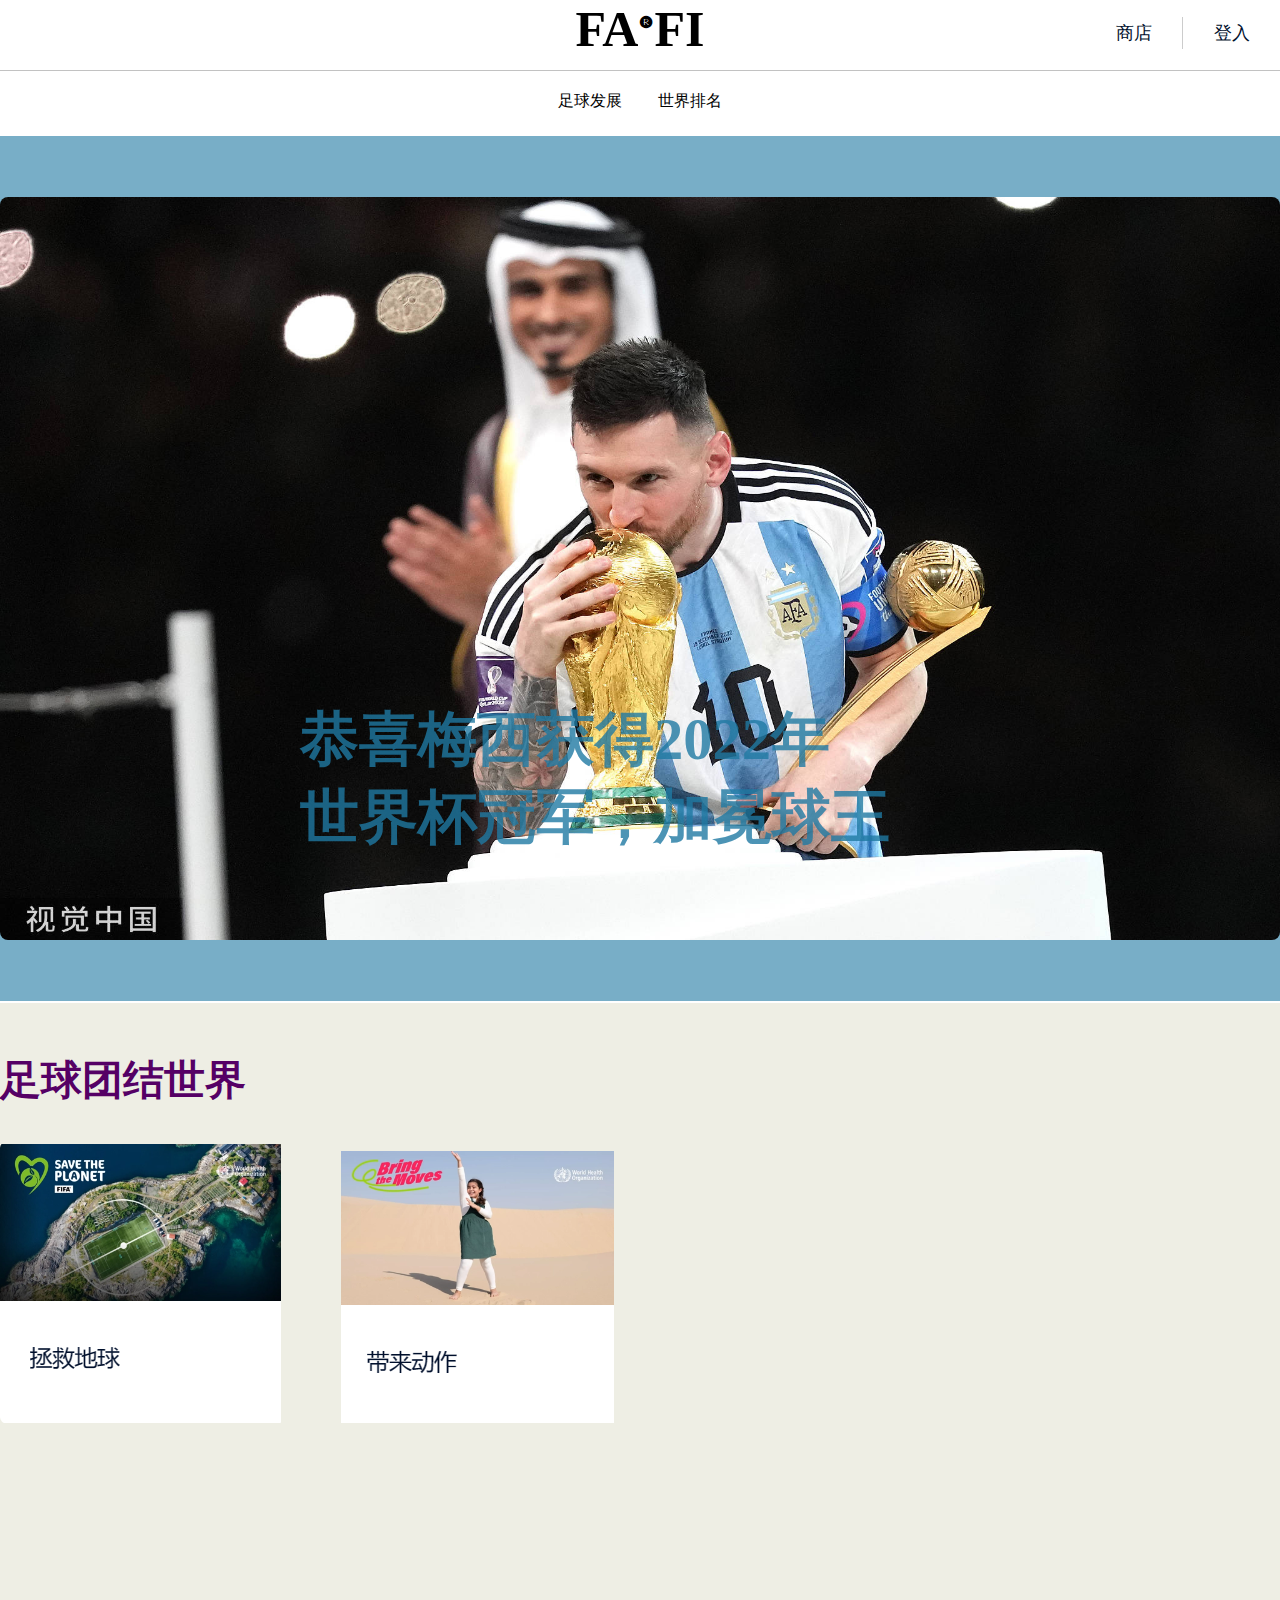
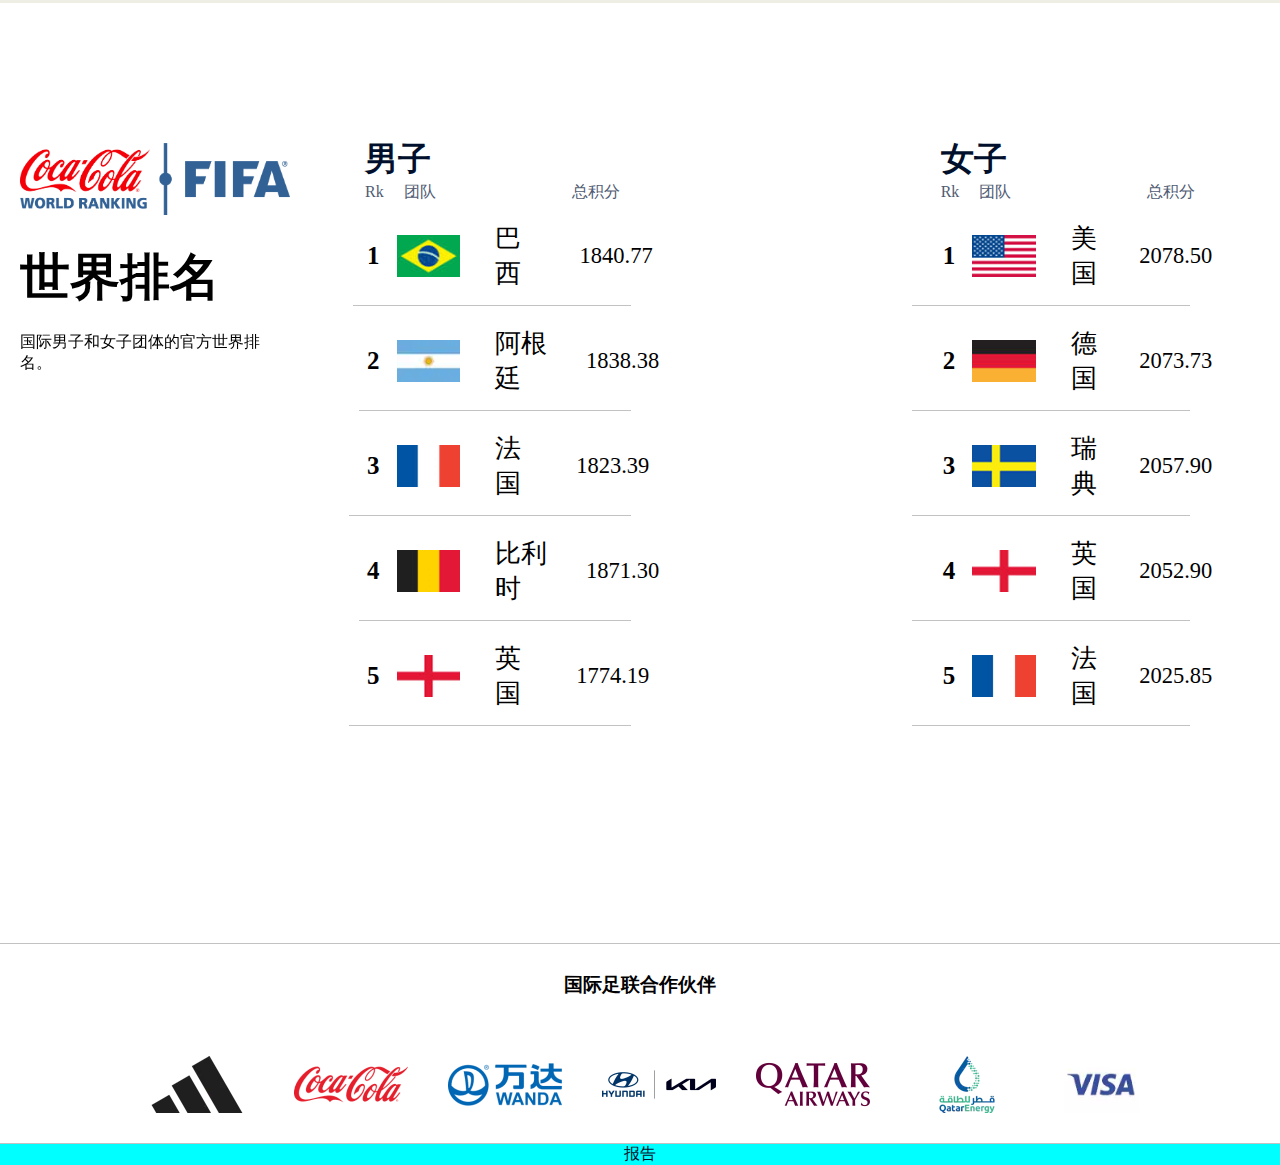
<file: index.html>
<!DOCTYPE html>
<html>

<head>
    <style>
        * {
            margin: 0;
            padding: 0;
        }
    </style>
    <meta charset="UTF-8">
    <meta http-equiv="X-UA-Compatible" content="IE=edge">
    <link rel="shortcut icon" href="images/FIFA .ico">
    <link rel="stylesheet" href="header.css">
    <link rel="stylesheet" href="main.css">
    <link rel="stylesheet" href="font/iconfont.css">
    <title>FAFI</title>
</head>

<body>
    <header>
        <div class="heads">
            <div id="FAFI">
                <p class="icons">FA<sup class="iconfont icon-R_round" id="R-round"></sup>FI</p>
            </div>
            <div id="right">
                <a href="store.html">商店</a>
                <div class="shuxian"></div>
                <a href="den/7.html">登入</a>
            </div>

        </div>
        <hr style="background-color: rgba(0, 0, 0, 0.24); border: none; height: 1px;">
        <div class="daohang">
            <div class="erji">
                <div class="erjison">
                    <span>足球发展</span>
                    <div><a href="origin.html">足球起源</a></div>
                    <div><a href="111">会员协会</a></div>
                </div>
                <div class="erjison">
                    <span>世界排名</span>
                    <div><a href="manrank.html">男子排名</a></div>
                    <div><a href="womanrank.html">女子排名</a></div>
                </div>
            </div>
        </div>
    </header>
    <main>
        <div id="messi"><img src="images/messi01.jpeg"></div>
        <div class="img-text">
            <h3>恭喜梅西获得2022年<br>世界杯冠军，加冕球王</h3>
        </div>
        <div class="units">
            <div class="units-tent">
                <h4>足球团结世界</h4>
                <br>
                <br>
                <a href="den/4.html"><img src="地球.png"></a>
                &nbsp;
                &nbsp;
                &nbsp;
                &nbsp;
                &nbsp;
                &nbsp;
                &nbsp;
                <a href="den/5.html"><img src="动作.png"></a>
            </div>
        </div>
        <div class="rank">
            <div class="rank-left">
                <img src="images/cola.webp" width="270px" height="72px">
                <h3>世界排名</h3>
                <p>国际男子和女子团体的官方世界排名。</p>
            </div>

            <div class="LLL">
                <div class="rank-right">
                    <h5>男子</h5>
                    <div>
                        <p class="sc">Rk&nbsp;&nbsp;&nbsp;&nbsp;&nbsp;团队&nbsp;&nbsp;
                            &nbsp;&nbsp;&nbsp;&nbsp;&nbsp;&nbsp;&nbsp;&nbsp;&nbsp;&nbsp;&nbsp;
                            &nbsp;&nbsp;&nbsp;&nbsp;&nbsp;&nbsp;&nbsp;&nbsp;&nbsp;&nbsp;&nbsp;
                            &nbsp;&nbsp;&nbsp;&nbsp;&nbsp;&nbsp;&nbsp;总积分
                        </p>
                    </div>
                    <div class="guoqi">
                        <p class="number">1</p>
                        <img src="images/guoqi/巴西.jfif">
                        <p class="texts">巴西</p>
                        &nbsp;&nbsp;&nbsp;&nbsp;
                        <p class="score">1840.77</p>
                        <hr>
                    </div>
                    <div class="guoqi">
                        <p class="number">2</p>
                        <img src="images/guoqi/阿根廷.webp">
                        <p class="texts">阿根廷</p>
                        <p class="score">1838.38</p>
                        <hr>
                    </div>
                    <div class="guoqi">
                        <p class="number">3</p>
                        <img src="images/guoqi/法国.webp">
                        <p class="texts">法国</p>
                        &nbsp;&nbsp;&nbsp;
                        <p class="score">1823.39</p>
                        <hr>
                    </div>
                    <div class="guoqi">
                        <p class="number">4</p>
                        <img src="images/guoqi/比利时.webp">
                        <p class="texts">比利时</p>
                        <p class="score">1871.30</p>
                        <hr>
                    </div>
                    <div class="guoqi">
                        <p class="number">5</p>
                        <img src="images/guoqi/英国.webp">
                        <p class="texts">英国</p>
                        &nbsp;&nbsp;&nbsp;
                        <p class="score">1774.19</p>
                        <hr>
                    </div>
                </div>
            </div>


            <div class="RRR">
                <div class="rank-right">
                    <h5>女子</h5>
                    <div>
                        <p class="sc">Rk&nbsp;&nbsp;&nbsp;&nbsp;&nbsp;团队&nbsp;&nbsp;
                            &nbsp;&nbsp;&nbsp;&nbsp;&nbsp;&nbsp;&nbsp;&nbsp;&nbsp;&nbsp;&nbsp;
                            &nbsp;&nbsp;&nbsp;&nbsp;&nbsp;&nbsp;&nbsp;&nbsp;&nbsp;&nbsp;&nbsp;
                            &nbsp;&nbsp;&nbsp;&nbsp;&nbsp;&nbsp;&nbsp;总积分
                        </p>
                    </div>
                    <div class="guoqi">
                        <p class="number">1</p>
                        <img src="images/guoqi/美国.webp">
                        <p class="texts">美国</p>
                        <p class="score">2078.50</p>
                        <hr>
                    </div>
                    <div class="guoqi">
                        <p class="number">2</p>
                        <img src="images/guoqi/德国.jfif">
                        <p class="texts">德国</p>
                        <p class="score">2073.73</p>
                        <hr>
                    </div>
                    <div class="guoqi">
                        <p class="number">3</p>
                        <img src="images/guoqi/瑞典.webp">
                        <p class="texts">瑞典</p>
                        <p class="score">2057.90</p>
                        <hr>
                    </div>
                    <div class="guoqi">
                        <p class="number">4</p>
                        <img src="images/guoqi/英国.webp">
                        <p class="texts">英国</p>
                        <p class="score">2052.90</p>
                        <hr>
                    </div>
                    <div class="guoqi">
                        <p class="number">5</p>
                        <img src="images/guoqi/法国.webp">
                        <p class="texts">法国</p>
                        <p class="score">2025.85</p>
                        <hr>
                    </div>
                </div>
            </div>
        </div>
    </main>
    <footer>
        <hr style="background-color: rgba(0, 0, 0, 0.24); border: none; height: 1px;">
        <h3>国际足联合作伙伴</h3>
        <div class="imgs">
            <img src="images/guoqi/a.webp">
            <img src="images/guoqi/b.webp">
            <img src="images/guoqi/c.webp">
            <img src="images/guoqi/d.webp">
            <img src="images/guoqi/e.webp">
            <img src="images/guoqi/f.webp">
            <img src="images/guoqi/g.webp">
        </div>
        <hr style="background-color: rgba(0, 0, 0, 0.24); border: none; height: 1px;">
        <div class="baogao">
        <a href="float.html">报告</a>
        </div>
    </footer>
</body>

</html>
</file>
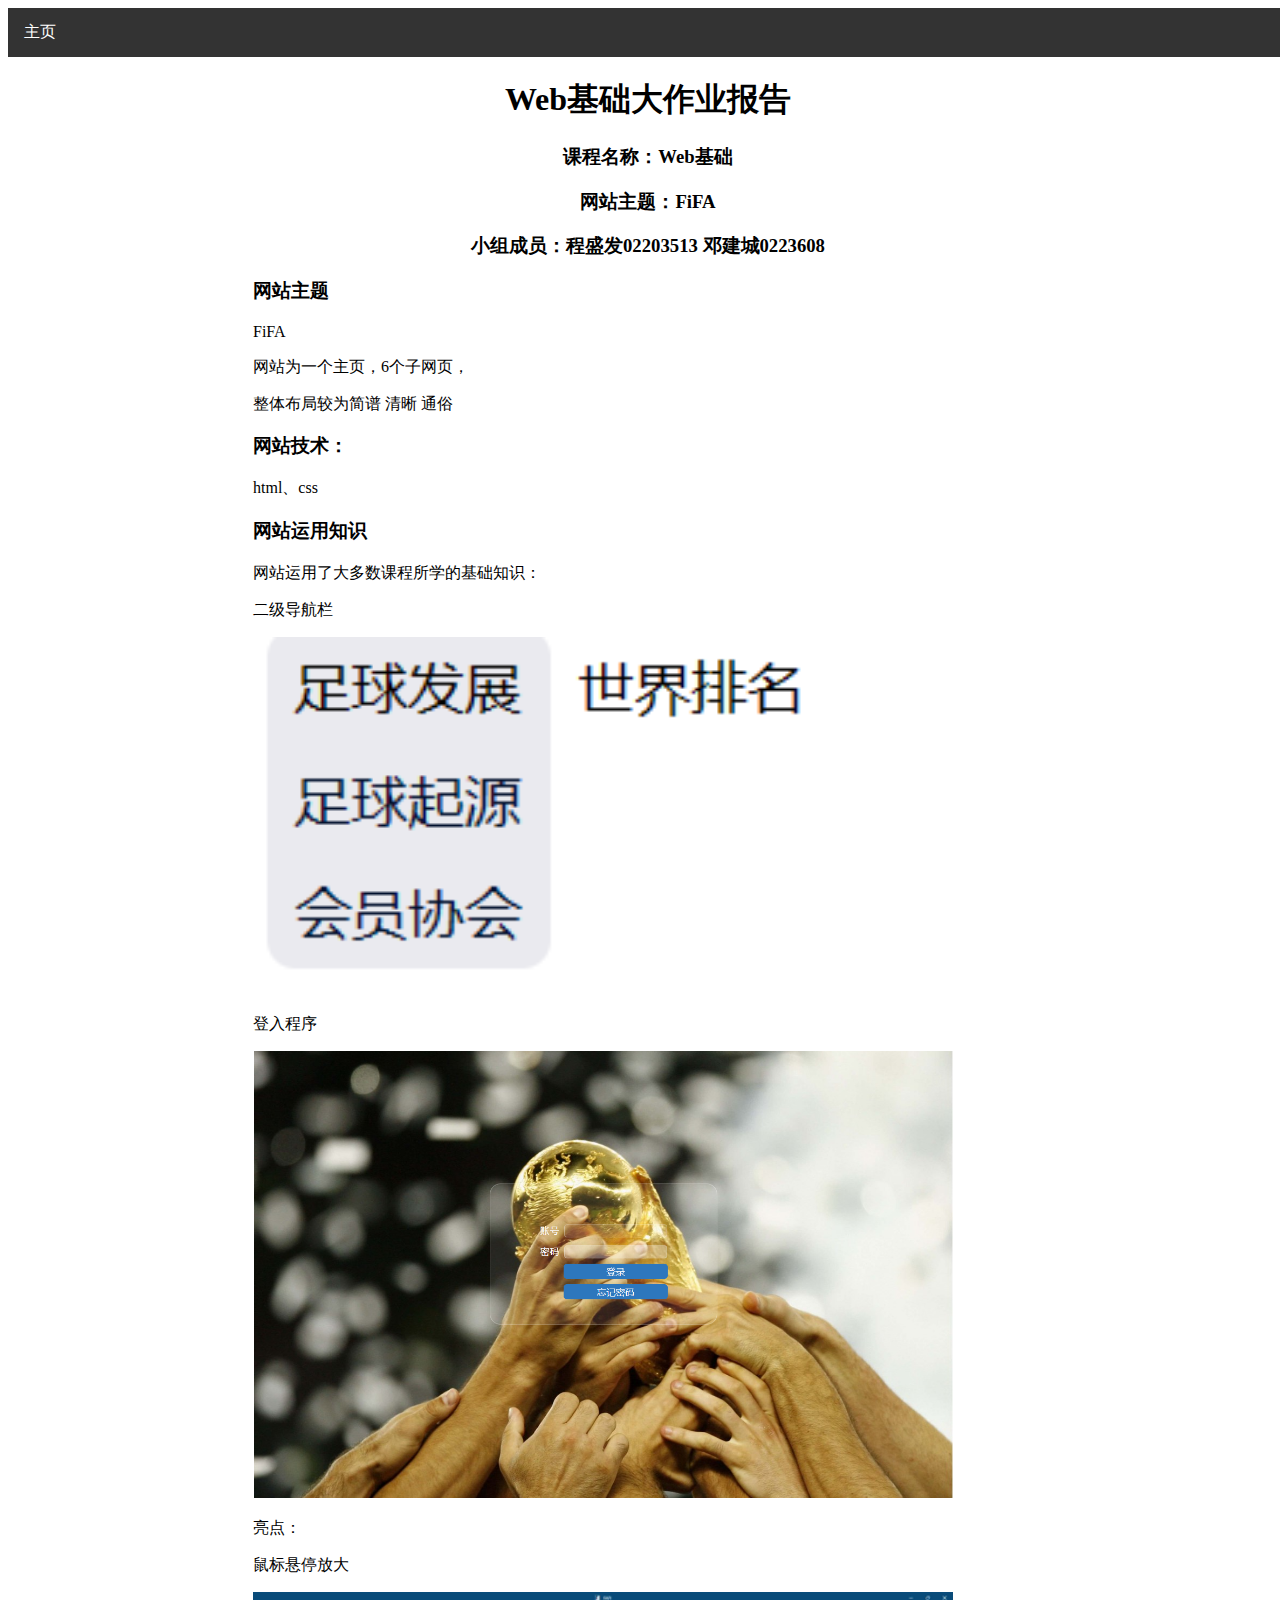
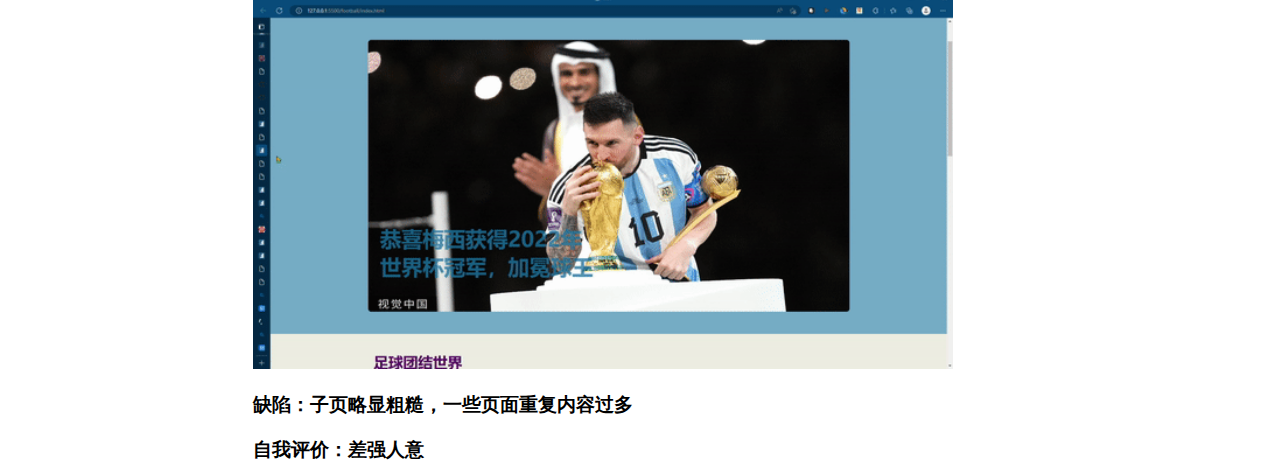
<file: float.html>
<!DOCTYPE html>
<html>

<head>
  <meta charset="utf-8">
  <title>报告</title>
  <style type="text/css">
    body {
      width: 100%;
      height: 100%;
    }

    .d1 {
      width: 790px;
      height: 1190px;
      margin: 0 auto;
      
    }

    .p1 {
      text-align: center;
    }

    div {
      position: relative;
    }

    div p1 {
      position: absolute;
      left: 700px;
      top: 200px;
      color: lightcoral;
    }

    div p2 {
      position: absolute;
      left: 800px;
      top: 200px;
      color: lightcoral;
    }

    .myte {
      width: 100;
      height: 500px;
    }

    .myte img {
      width: 100%;
      height: 100%;
    }
  </style>

  <nav>
    <style>
      ul {
        list-style-type: none;
        margin: 0;
        padding: 0;
        overflow: hidden;
        background-color: #333;
      }

      li {
        float: left;
      }

      li a,
      .dropbtn {
        display: inline-block;
        color: white;
        text-align: center;
        padding: 14px 16px;
        text-decoration: none;
      }

      li a:hover,
      .dropdown:hover .dropbtn {
        background-color: red;
      }

      li.dropdown {
        display: inline-block;
      }
    </style>
</head>

<body>
  <header>
    <ul>
      <li><a href="index.html">主页</a></li>
    </ul>
    </nav>
  </header>
  <main>
    <div class="d1">
      <h1 class="p1">Web基础大作业报告</h1>
      <h3 style="text-align: center;">课程名称：Web基础</h3>
      <h3 style="text-align: center;">网站主题：FiFA</h3>
      <h3 style="text-align: center;">小组成员：程盛发02203513   邓建城0223608</h3>
      <h3>网站主题</h3>
      <p>FiFA</p >
      <p>网站为一个主页，6个子网页，</p >
      <p>整体布局较为简谱 清晰 通俗</p >
      <h3>网站技术：</h3>
      <p>html、css</p >
      <h3>网站运用知识</h3>
       <p>网站运用了大多数课程所学的基础知识：</p>
	   <p> 二级导航栏</p>
      <img src="images/二级.png"width="700px">
	  <p>登入程序</p>
	  <img src="images/登入.png"width="700px">
	  <p>亮点：</p>
	  <p>鼠标悬停放大</p>
	  <img src="images/变大.gif"width="700px">
	  <h3>缺陷：子页略显粗糙，一些页面重复内容过多</h3>
	  <p></p>
	  <p></p>
      <h3>自我评价：差强人意</h3>
	  <p></p>
</file>
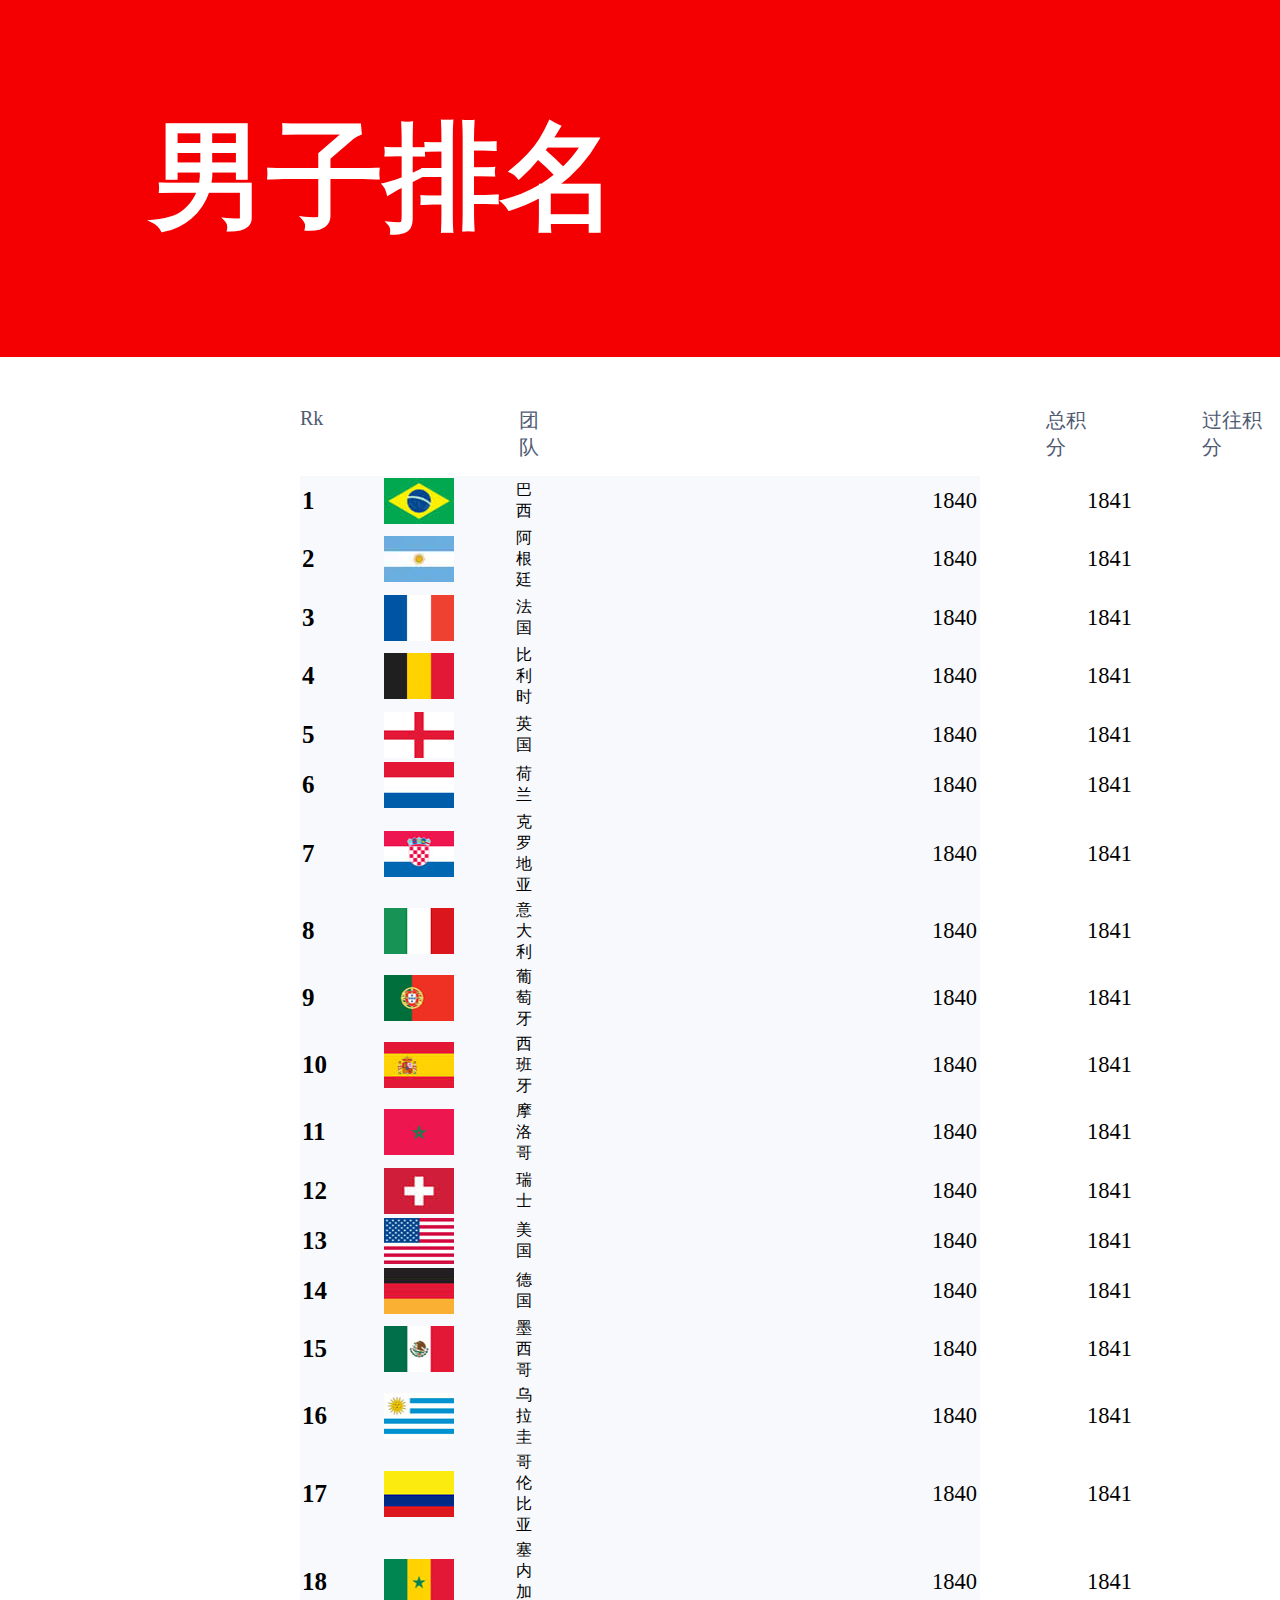
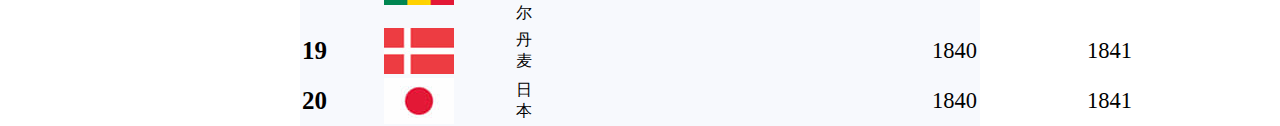
<file: manrank.html>
<!DOCTYPE html>
<html lang="en">
<head>
    <meta charset="UTF-8">
    <meta http-equiv="X-UA-Compatible" content="IE=edge">
    <meta name="viewport" content="width=device-width, initial-scale=1.0">
    <link rel="stylesheet" href="manrank.css">
    <title>Document</title>
</head>
<body>
    <header>
        <h2>男子排名</h2>
        <img src="images/cola01.webp">
    </header>
    <main>
        <div class="text">
            <p>Rk</p>
            <div class="space01"></div>
            <p>团队</p>
            <div class="space02"></div>
            <p>总积分</p>
            <div class="space03"></div>
            <p>过往积分</p>
        </div>
        <div class="con">
            <p class="number">1</p>
            <img src="images/guoqi/巴西.jfif">
            <p class="country">巴西</p>
            <p class="scores">1840</p>
            <p class="score">1841</p>
        </div>
        <div class="con">
            <p class="number">2</p>
            <img src="images/guoqi/阿根廷.webp">
            <p class="country">阿根廷</p>
            <p class="scores">1840</p>
            <p class="score">1841</p>
        </div>
        <div class="con">
            <p class="number">3</p>
            <img src="images/guoqi/法国.webp">
            <p class="country">法国</p>
            <p class="scores">1840</p>
            <p class="score">1841</p>
        </div>
        <div class="con">
            <p class="number">4</p>
            <img src="images/guoqi/比利时.webp">
            <p class="country">比利时</p>
            <p class="scores">1840</p>
            <p class="score">1841</p>
        </div>
        <div class="con">
            <p class="number">5</p>
            <img src="images/guoqi/英国.webp">
            <p class="country">英国</p>
            <p class="scores">1840</p>
            <p class="score">1841</p>
        </div>
        <div class="con">
            <p class="number">6</p>
            <img src="images/guoqi/荷兰.webp">
            <p class="country">荷兰</p>
            <p class="scores">1840</p>
            <p class="score">1841</p>
        </div>
        <div class="con">
            <p class="number">7</p>
            <img src="images/guoqi/克罗地亚.webp">
            <p class="country">克罗地亚</p>
            <p class="scores">1840</p>
            <p class="score">1841</p>
        </div>
        <div class="con">
            <p class="number">8</p>
            <img src="images/guoqi/意大利.webp">
            <p class="country">意大利</p>
            <p class="scores">1840</p>
            <p class="score">1841</p>
        </div>
        <div class="con">
            <p class="number">9</p>
            <img src="images/guoqi/葡萄牙.webp">
            <p class="country">葡萄牙</p>
            <p class="scores">1840</p>
            <p class="score">1841</p>
        </div>
        <div class="x">
            <div class="con">
                <p class="number">10</p>
                <img src="images/guoqi/西班牙.jfif">
                <p class="country">西班牙</p>
                <p class="scores">1840</p>
                <p class="score">1841</p>
            </div>
            <div class="con">
                <p class="number">11</p>
                <img src="images/guoqi/摩洛哥.jfif">
                <p class="country">摩洛哥</p>
                <p class="scores">1840</p>
                <p class="score">1841</p>
            </div>
            <div class="con">
                <p class="number">12</p>
                <img src="images/guoqi/瑞士.jfif">
                <p class="country">瑞士</p>
                <p class="scores">1840</p>
                <p class="score">1841</p>
            </div>
            <div class="con">
                <p class="number">13</p>
                <img src="images/guoqi/美国.webp">
                <p class="country">美国</p>
                <p class="scores">1840</p>
                <p class="score">1841</p>
            </div>
            <div class="con">
                <p class="number">14</p>
                <img src="images/guoqi/德国.jfif">
                <p class="country">德国</p>
                <p class="scores">1840</p>
                <p class="score">1841</p>
            </div>
            <div class="con">
                <p class="number">15</p>
                <img src="images/guoqi/墨西哥.webp">
                <p class="country">墨西哥</p>
                <p class="scores">1840</p>
                <p class="score">1841</p>
            </div>
            <div class="con">
                <p class="number">16</p>
                <img src="images/guoqi/乌拉圭.webp">
                <p class="country">乌拉圭</p>
                <p class="scores">1840</p>
                <p class="score">1841</p>
            </div>
            <div class="con">
                <p class="number">17</p>
                <img src="images/guoqi/哥伦比亚.webp">
                <p class="country">哥伦比亚</p>
                <p class="scores">1840</p>
                <p class="score">1841</p>
            </div>
            <div class="con">
                <p class="number">18</p>
                <img src="images/guoqi/塞内加尔.webp">
                <p class="country">塞内加尔</p>
                <p class="scores">1840</p>
                <p class="score">1841</p>
            </div>
            <div class="con">
                <p class="number">19</p>
                <img src="images/guoqi/丹麦.webp">
                <p class="country">丹麦</p>
                <p class="scores">1840</p>
                <p class="score">1841</p>
            </div>
            <div class="con">
                <p class="number">20</p>
                <img src="images/guoqi/日本.jfif">
                <p class="country">日本</p>
                <p class="scores">1840</p>
                <p class="score">1841</p>
            </div>
        </div>
    </main>
</body>
</html>
</file>
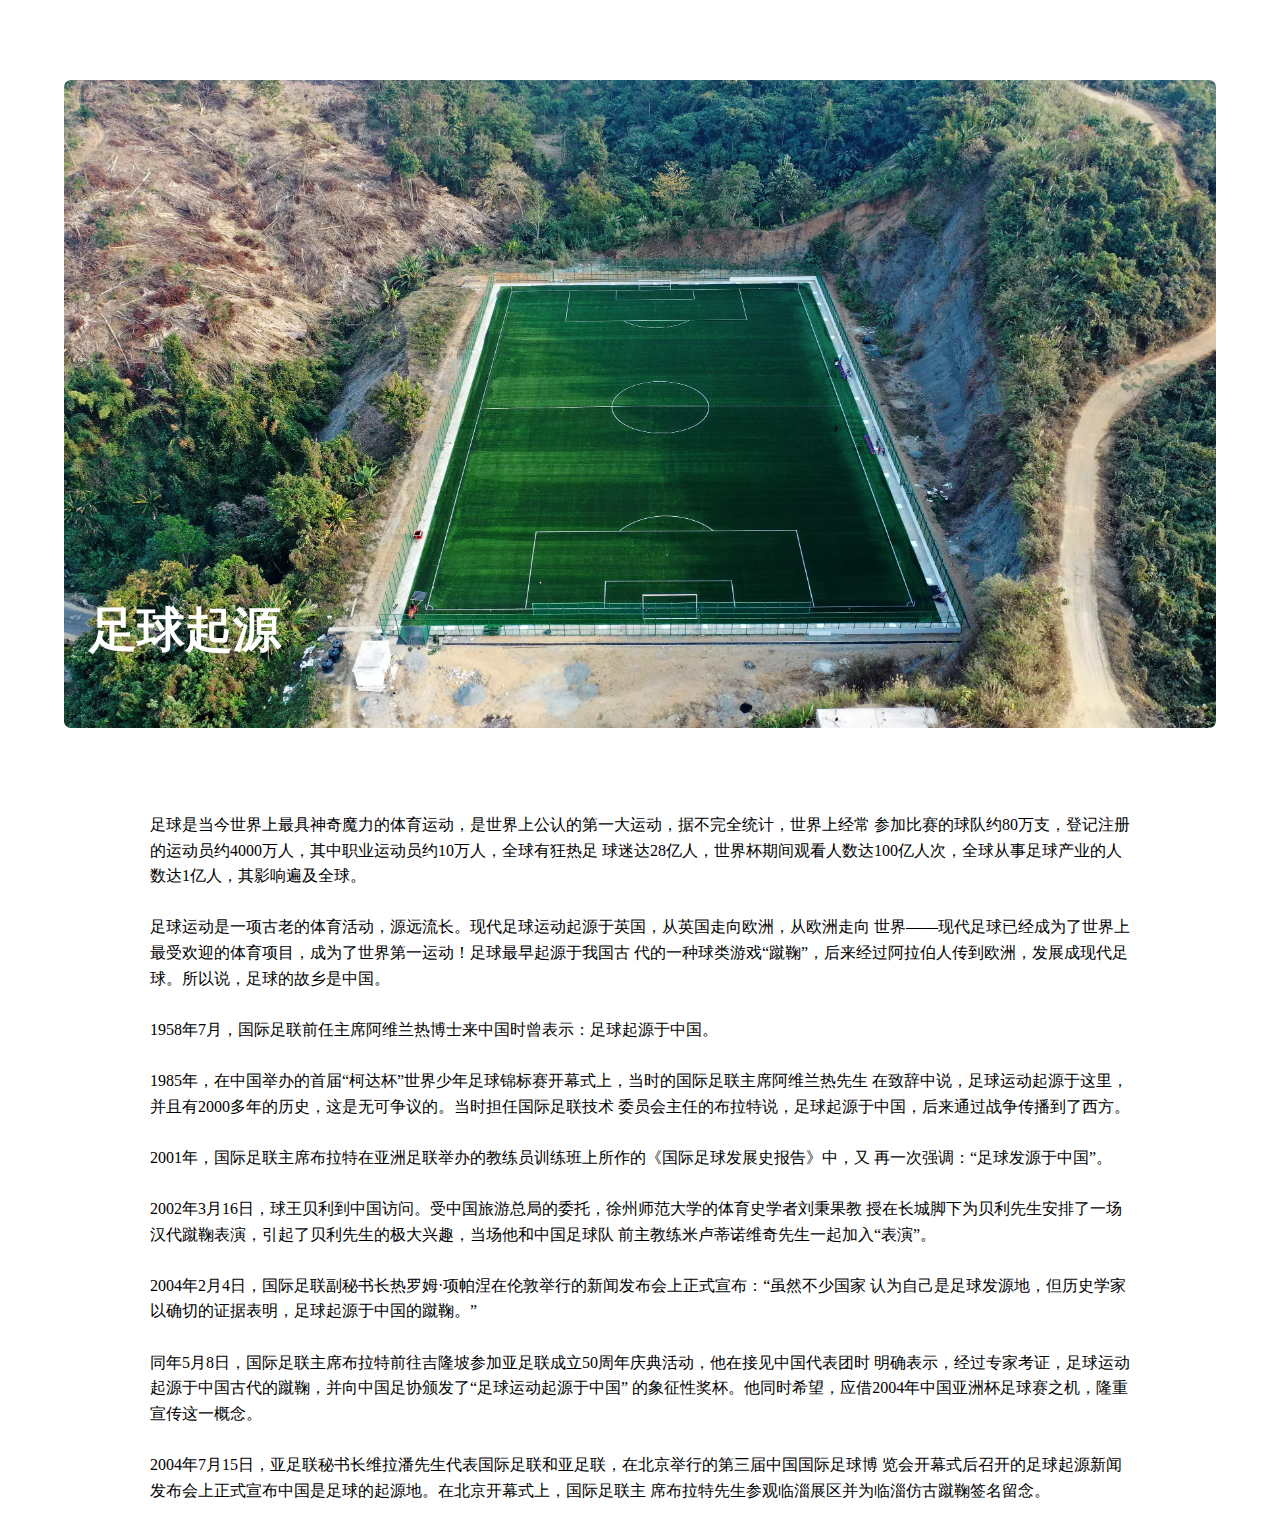
<file: origin.html>
<!DOCTYPE html>

<html>
    <head>
        <meta charset="utf-8">
        <title>football</title>
        <link rel="stylesheet" href="origin.css">
        <link rel="shortcut icon" href="images/FIFA .ico">
        <style>
            h2 {
                height: 300px;
            }
            .as{
                position: fixed;
                bottom: 0px;
                right: 0px;
            }
        </style>
    </head>

    <body>
        <div class="filed">
            <img src="images/球场.webp" width="1152px">
            <h3>足球起源</h3>
        </div>
        <div class="text">
            <p>足球是当今世界上最具神奇魔力的体育运动，是世界上公认的第一大运动，据不完全统计，世界上经常
                参加比赛的球队约80万支，登记注册的运动员约4000万人，其中职业运动员约10万人，全球有狂热足
                球迷达28亿人，世界杯期间观看人数达100亿人次，全球从事足球产业的人数达1亿人，其影响遍及全球。
                <br><br>
                足球运动是一项古老的体育活动，源远流长。现代足球运动起源于英国，从英国走向欧洲，从欧洲走向
                世界——现代足球已经成为了世界上最受欢迎的体育项目，成为了世界第一运动！足球最早起源于我国古
                代的一种球类游戏“蹴鞠”，后来经过阿拉伯人传到欧洲，发展成现代足球。所以说，足球的故乡是中国。
                <br><br>
                1958年7月，国际足联前任主席阿维兰热博士来中国时曾表示：足球起源于中国。
                <br><br>
                1985年，在中国举办的首届“柯达杯”世界少年足球锦标赛开幕式上，当时的国际足联主席阿维兰热先生
                在致辞中说，足球运动起源于这里，并且有2000多年的历史，这是无可争议的。当时担任国际足联技术
                委员会主任的布拉特说，足球起源于中国，后来通过战争传播到了西方。
                <br><br>
                2001年，国际足联主席布拉特在亚洲足联举办的教练员训练班上所作的《国际足球发展史报告》中，又
                再一次强调：“足球发源于中国”。
                <br><br>
                2002年3月16日，球王贝利到中国访问。受中国旅游总局的委托，徐州师范大学的体育史学者刘秉果教
                授在长城脚下为贝利先生安排了一场汉代蹴鞠表演，引起了贝利先生的极大兴趣，当场他和中国足球队
                前主教练米卢蒂诺维奇先生一起加入“表演”。
                <br><br>
                2004年2月4日，国际足联副秘书长热罗姆·项帕涅在伦敦举行的新闻发布会上正式宣布：“虽然不少国家
                认为自己是足球发源地，但历史学家以确切的证据表明，足球起源于中国的蹴鞠。”
                <br><br>
                同年5月8日，国际足联主席布拉特前往吉隆坡参加亚足联成立50周年庆典活动，他在接见中国代表团时
                明确表示，经过专家考证，足球运动起源于中国古代的蹴鞠，并向中国足协颁发了“足球运动起源于中国”
                的象征性奖杯。他同时希望，应借2004年中国亚洲杯足球赛之机，隆重宣传这一概念。
                <br><br>
                2004年7月15日，亚足联秘书长维拉潘先生代表国际足联和亚足联，在北京举行的第三届中国国际足球博
                览会开幕式后召开的足球起源新闻发布会上正式宣布中国是足球的起源地。在北京开幕式上，国际足联主
                席布拉特先生参观临淄展区并为临淄仿古蹴鞠签名留念。
            </p>
    </body>
</html>
</file>
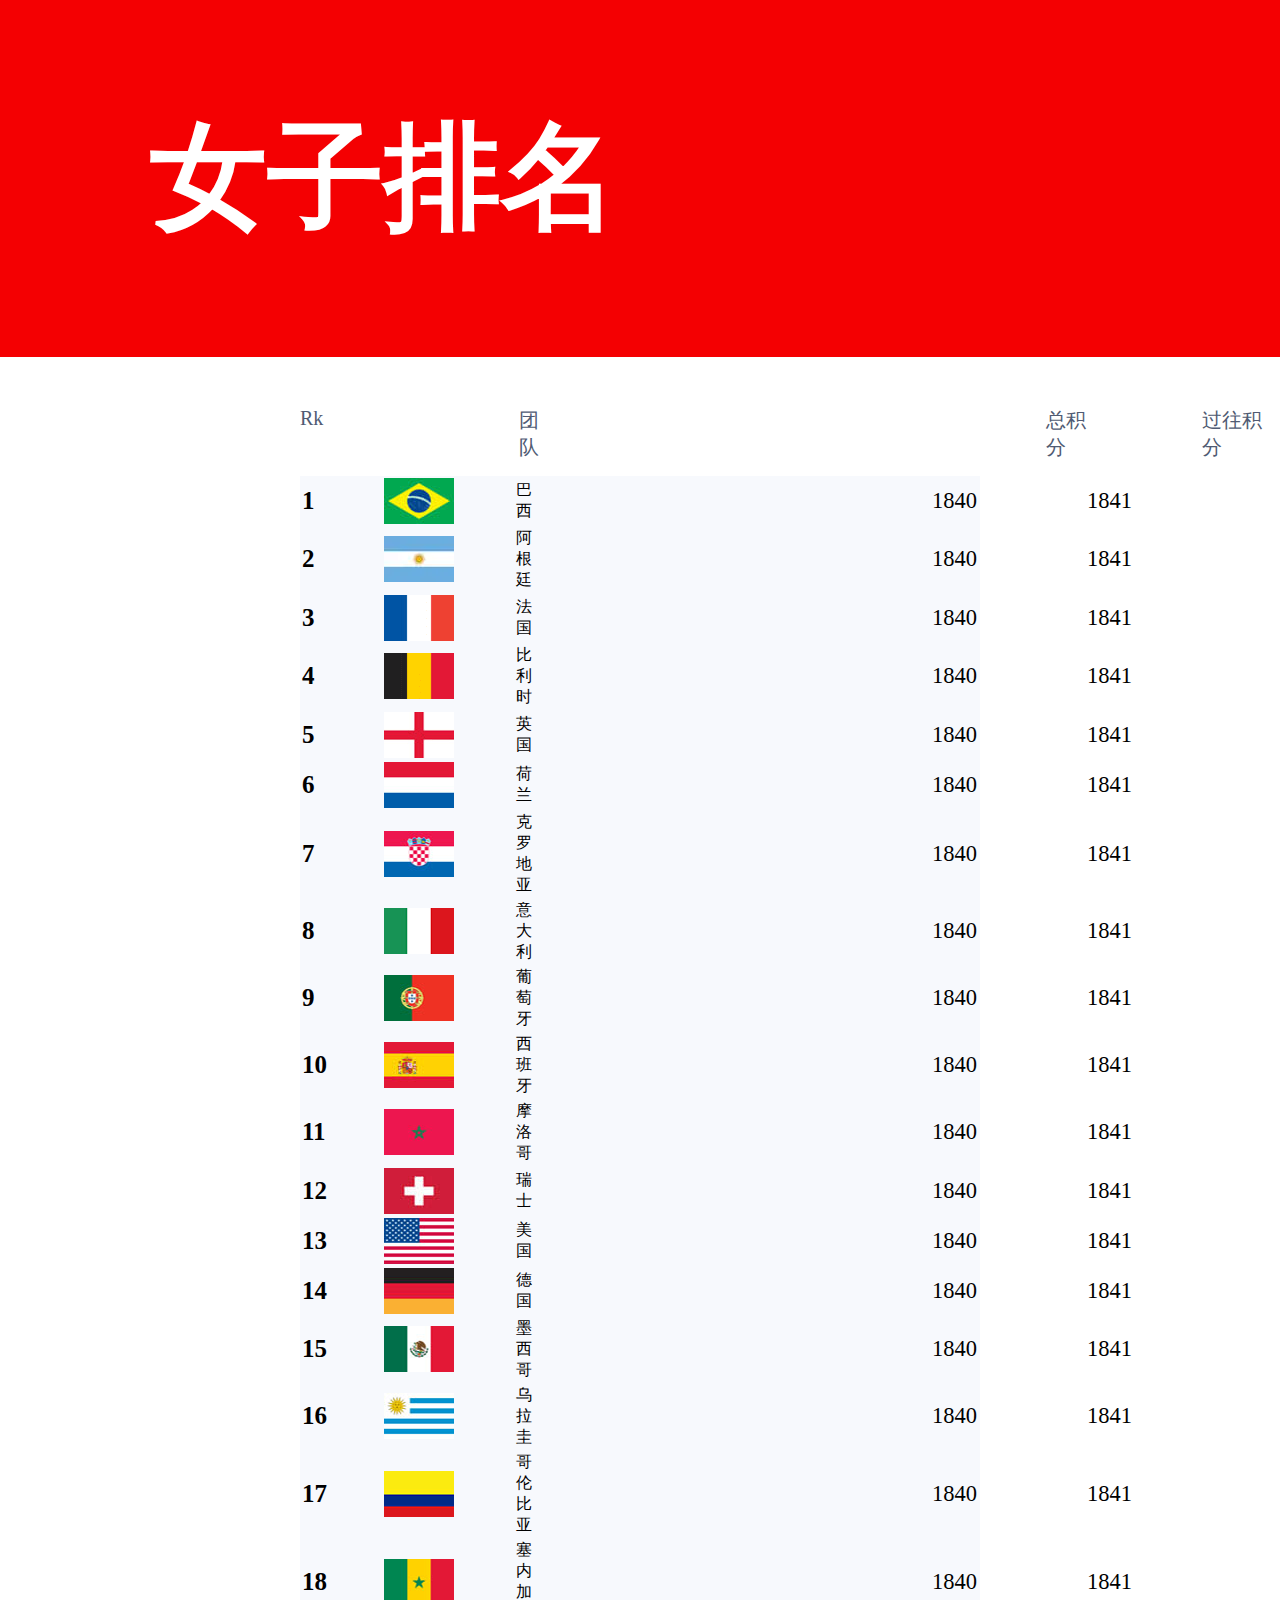
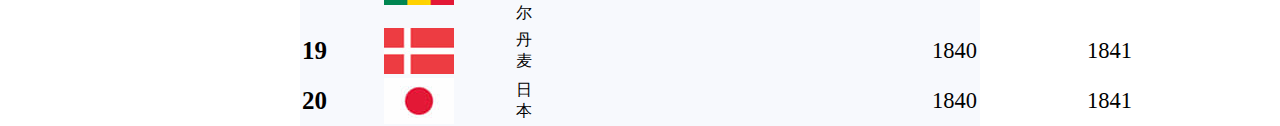
<file: womanrank.html>
<!DOCTYPE html>
<html lang="en">
<head>
    <meta charset="UTF-8">
    <meta http-equiv="X-UA-Compatible" content="IE=edge">
    <meta name="viewport" content="width=device-width, initial-scale=1.0">
    <link rel="stylesheet" href="manrank.css">
    <title>Document</title>
</head>
<body>
    <header>
        <h2>女子排名</h2>
        <img src="images/cola01.webp">
    </header>
    <main>
        <div class="text">
            <p>Rk</p>
            <div class="space01"></div>
            <p>团队</p>
            <div class="space02"></div>
            <p>总积分</p>
            <div class="space03"></div>
            <p>过往积分</p>
        </div>
        <div class="con">
            <p class="number">1</p>
            <img src="images/guoqi/巴西.jfif">
            <p class="country">巴西</p>
            <p class="scores">1840</p>
            <p class="score">1841</p>
        </div>
        <div class="con">
            <p class="number">2</p>
            <img src="images/guoqi/阿根廷.webp">
            <p class="country">阿根廷</p>
            <p class="scores">1840</p>
            <p class="score">1841</p>
        </div>
        <div class="con">
            <p class="number">3</p>
            <img src="images/guoqi/法国.webp">
            <p class="country">法国</p>
            <p class="scores">1840</p>
            <p class="score">1841</p>
        </div>
        <div class="con">
            <p class="number">4</p>
            <img src="images/guoqi/比利时.webp">
            <p class="country">比利时</p>
            <p class="scores">1840</p>
            <p class="score">1841</p>
        </div>
        <div class="con">
            <p class="number">5</p>
            <img src="images/guoqi/英国.webp">
            <p class="country">英国</p>
            <p class="scores">1840</p>
            <p class="score">1841</p>
        </div>
        <div class="con">
            <p class="number">6</p>
            <img src="images/guoqi/荷兰.webp">
            <p class="country">荷兰</p>
            <p class="scores">1840</p>
            <p class="score">1841</p>
        </div>
        <div class="con">
            <p class="number">7</p>
            <img src="images/guoqi/克罗地亚.webp">
            <p class="country">克罗地亚</p>
            <p class="scores">1840</p>
            <p class="score">1841</p>
        </div>
        <div class="con">
            <p class="number">8</p>
            <img src="images/guoqi/意大利.webp">
            <p class="country">意大利</p>
            <p class="scores">1840</p>
            <p class="score">1841</p>
        </div>
        <div class="con">
            <p class="number">9</p>
            <img src="images/guoqi/葡萄牙.webp">
            <p class="country">葡萄牙</p>
            <p class="scores">1840</p>
            <p class="score">1841</p>
        </div>
        <div class="x">
            <div class="con">
                <p class="number">10</p>
                <img src="images/guoqi/西班牙.jfif">
                <p class="country">西班牙</p>
                <p class="scores">1840</p>
                <p class="score">1841</p>
            </div>
            <div class="con">
                <p class="number">11</p>
                <img src="images/guoqi/摩洛哥.jfif">
                <p class="country">摩洛哥</p>
                <p class="scores">1840</p>
                <p class="score">1841</p>
            </div>
            <div class="con">
                <p class="number">12</p>
                <img src="images/guoqi/瑞士.jfif">
                <p class="country">瑞士</p>
                <p class="scores">1840</p>
                <p class="score">1841</p>
            </div>
            <div class="con">
                <p class="number">13</p>
                <img src="images/guoqi/美国.webp">
                <p class="country">美国</p>
                <p class="scores">1840</p>
                <p class="score">1841</p>
            </div>
            <div class="con">
                <p class="number">14</p>
                <img src="images/guoqi/德国.jfif">
                <p class="country">德国</p>
                <p class="scores">1840</p>
                <p class="score">1841</p>
            </div>
            <div class="con">
                <p class="number">15</p>
                <img src="images/guoqi/墨西哥.webp">
                <p class="country">墨西哥</p>
                <p class="scores">1840</p>
                <p class="score">1841</p>
            </div>
            <div class="con">
                <p class="number">16</p>
                <img src="images/guoqi/乌拉圭.webp">
                <p class="country">乌拉圭</p>
                <p class="scores">1840</p>
                <p class="score">1841</p>
            </div>
            <div class="con">
                <p class="number">17</p>
                <img src="images/guoqi/哥伦比亚.webp">
                <p class="country">哥伦比亚</p>
                <p class="scores">1840</p>
                <p class="score">1841</p>
            </div>
            <div class="con">
                <p class="number">18</p>
                <img src="images/guoqi/塞内加尔.webp">
                <p class="country">塞内加尔</p>
                <p class="scores">1840</p>
                <p class="score">1841</p>
            </div>
            <div class="con">
                <p class="number">19</p>
                <img src="images/guoqi/丹麦.webp">
                <p class="country">丹麦</p>
                <p class="scores">1840</p>
                <p class="score">1841</p>
            </div>
            <div class="con">
                <p class="number">20</p>
                <img src="images/guoqi/日本.jfif">
                <p class="country">日本</p>
                <p class="scores">1840</p>
                <p class="score">1841</p>
            </div>
        </div>
    </main>
</body>
</html>
</file>
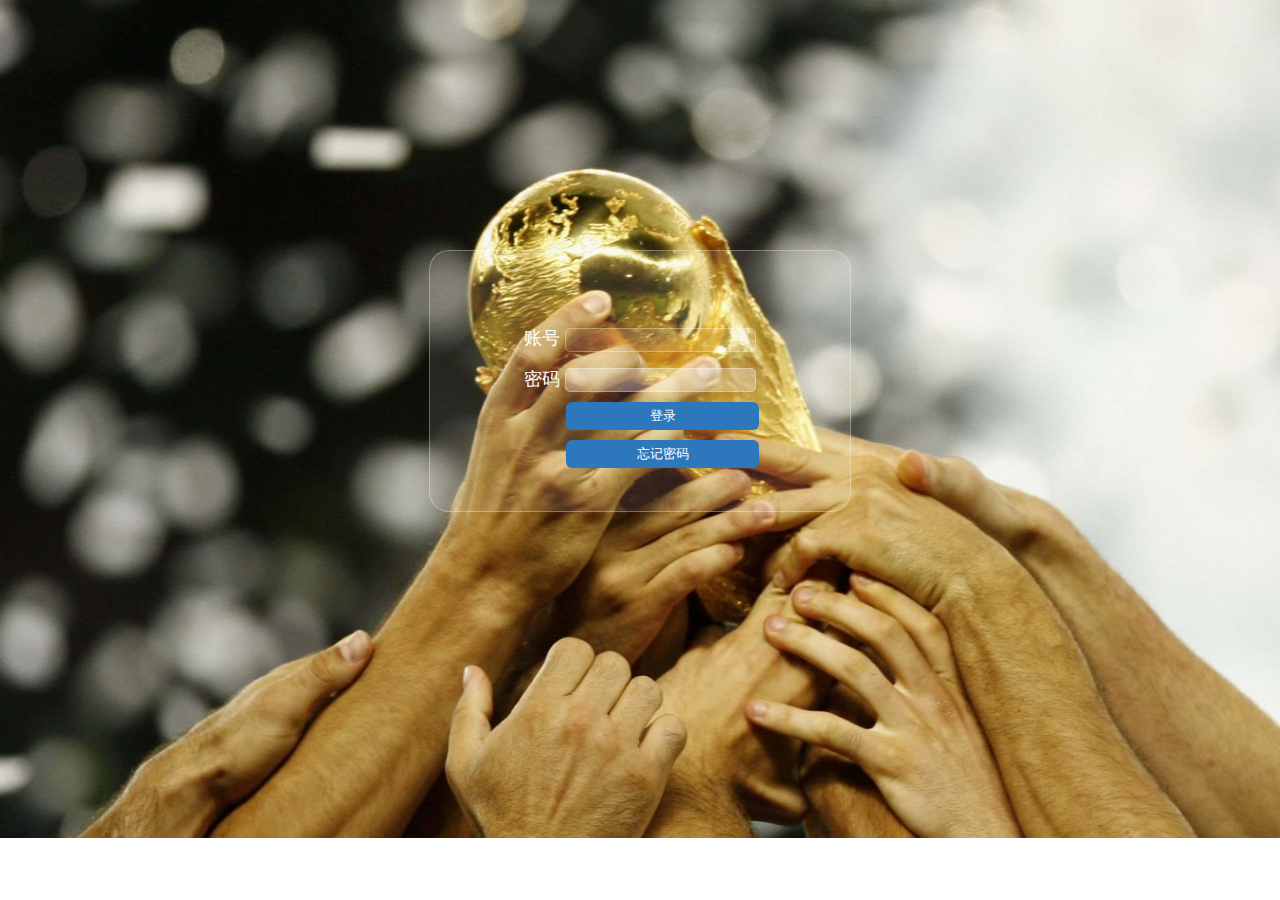
<file: den/7.html>
<!DOCTYPE html>
<html>
 <head>
  <meta charset="utf-8">
  <title>登录页面</title>
<style>
    * {
 padding: 0;
 margin: 0;
 border: 0;
}

body {
 font-size: 18px;
 font-family: "黑体";
 background: url(19.jpg) no-repeat top center;
 color: #FFF;
}

form {
 width: 420px;
 height: 200px;
 padding-top: 60px;
 margin: 250px auto;
 background: rgb(255,255,255,0.1);
 border-radius: 20px;
 border: 1px solid rgba(255,255,255,0.3);
}
.form-control {
 margin-top: 15px;
 text-align: center;
}

.number,.pas {
 width: 165px;
 height: 18px;
 border: 1px solid rgba(255,255,255,0.3);
 padding: 2px 2px 2px 22px;
 border-radius: 5px;
 color: #FFF;
}
.number {
    background:url() no-repeat 5px center rgb(255,255,255,0.1) ;
}
.pas {
 background: url() no-repeat 5px center rgba(255,255,255,0.3);
}
.loginbtn {
 width: 193px;
 height: 28px;
 border-radius: 6px;
 border: 10px solid #000;
 margin-left: 45px;
 background: #2d77bd;
 color: #FFF;
 border: none;
 margin-top:10px;
}
</style>
 </head>
 <body>
  <form action="#" method="post">
   <div class="form-control">
    <label for="username">账号</label>
    <input type="text" id="username" name="username" class="number" pattern="^[a-zA-Z][a-zA-Z0-9][]$" required />
   </div>
   <div class="form-control">
    <label for="password">密码</label>
    <input type="password" id="password" name="pas" class="pas" pattern="^[a-zA-Z]\w{5,17}$" required/>
   <button class="loginbtn" >登录</button>
   <button class="loginbtn" >忘记密码</button>
  </form>
 </body>
</html>
</file>
<file: header.css>
.heads {
    padding: 0;
    margin-bottom: 12px;
}
.icons {
    font-size: 50px;
    font-weight: bolder;
    text-align: center;
}
#FAFI{
    display: flex;
    justify-content: center;
}
#R-round {
    font-weight: normal;
}
a {
    color: #000f2c;
    text-decoration: none;
}
#right a {
    padding: 30px;
    font-size: large;
    text-decoration: none;
    color:#000f2c;
}
a:hover {
    color: #1277d9;
    cursor: pointer;
}
#right {
    position: absolute;
    top: 0px;
    right: 0px;
    display: flex;
    justify-content: center;
    align-items: center;
    height: 66px;
}
.shuxian {
    width: 1px;
    height: 32px;
    border-left: rgba(0, 0, 0, 0.199);
    border-left-style: solid;
    border-width: 1px;
}
.erji {
    margin: 10px 0;
    height: 100pxs;
    display: flex;
    justify-content: center;
    width: 100%;
    flex-direction: row;
}
.erjison {
    width: 100px;
    height: 40px;
    line-height: 40px;
    text-align: center;
    overflow: hidden;
    border-radius: 10px;
    transition: all 0.4s;
}
.erjison:hover {
    background-color: #eaeaef;
    height: 120px;
}
</file>
<file: main.css>
main {
    position: relative;
    margin-top: 15px;
}
#messi{
    height: 865px;
    background-color: rgba(31, 121, 163, 0.603);
    overflow: hidden;
    display: flex;
    align-items: center;
    justify-content: center;
  }
  #messi img{
    width: 1320px;
    height: 742.5px;
    cursor: pointer;
    transition: all 0.4s;
    border-radius: 8px;
    /* border: 1px solid aqua; */
  }
  #messi img:hover{
    transform: scale(1.13);
  }
  .img-text {
    width: 600px;
    position: relative;
    color: rgba(31, 121, 163, 0.8);
    top: -300px;
    right: -300px;
    font-size: 50px;
  }
  .units {
    margin-top: -154px;
    background-color: #EEEEE4;
    height: 600px;
  }
  .units h4{
    font-size: 40.54px;
    color: #550065;
  }
  .units-tent {
    /* display: flex;
    justify-content: center;
    align-items: center; */
    position: relative;
    width: 1290px;
    margin: 0 auto;
    padding: 50px  0;
  }
  .rank {
    display: flex;
    height: 700px;
    padding: 120px 0;
  }
  .rank-left{
    height: 980px;
    float: left;
    padding: 20px;
    width: 300px;
    position: sticky;
    top: 0;
  }
  .rank-left img {
    margin-bottom: 25px;
  }
  .rank h3 {
    font-size: 50.32px;
    margin-bottom: 20px;
  }
  .rank-left p {
    color: 505b73;
  }
  .rank-right {
    /* display: flex; */
    margin: 0 40px;
    padding: 15px;
  }
  .rank-right h5{
    font-size: 32.6px;
    color: #000f2c;
  }
.sc{
  font-size: 16px;
  color: #505b73;
}
.number{
  padding: 2px;
  font-weight: bolder;
  font-size: 25px;
}
.guoqi {
  align-items: center;
  display: flex;
  height: 105px;
}
.guoqi img{
  padding: 10px;
  margin-left: 5px;
  width: 64px;
  height: 42px;
}
.guoqi hr {
  background-color: rgba(0, 0, 0, 0.24);
  border: none; 
  height: 1px;
  width: 300px;
  position: relative;
  bottom: -50px;
  left: -300px;
}
.texts{
  margin-right: 20px;
  margin-left: 25px;
  font-size: 26px;
}
.score {
  font-size: 22.5px;
  color: 000f2c;
}
.RRR{
  margin-left: -100px;
}
footer h3{
  margin: 28px 0;
  text-align: center;
}
.imgs{
  display: flex;
  justify-content: center;
  align-items: center;
  padding: 30px 200px;
}
.imgs img{
  margin: 0 20px;
  width: 114px;
  height: 57px;
}
.baogao {
  display: flex;
  justify-content: center;
  align-items: center;
  background-color: aqua;
}
</file>
<file: font/iconfont.css>
@font-face {
  font-family: "iconfont"; /* Project id  */
  src: url('iconfont.ttf?t=1673526673304') format('truetype');
}

.iconfont {
  font-family: "iconfont" !important;
  font-size: 16px;
  font-style: normal;
  -webkit-font-smoothing: antialiased;
  -moz-osx-font-smoothing: grayscale;
}

.icon-shangjiantou:before {
  content: "\e730";
}

.icon-R_round:before {
  content: "\e633";
}

.icon-R_round_solid:before {
  content: "\e649";
}
</file>
<file: manrank.css>
*{
    margin:0;
    padding:0;
}
header {
    height: 356.5px;
    background-color: #f40002;
}
h2{
    left: 150px;
    top: 100px;
    position: absolute;
    color: #fff;
    font-size: 116.5px;
}
header img {
    width: 220px;
    height: 88s;
    position: absolute;
    top: 150px;
    left: 1300px;
}
.text {
    margin-bottom: 15px;
    padding-left: 300px;
    margin-top: 50px;
    display: flex;
    font-size: 20px;
    color: #505b73;
}
.space01 {
    width: 200px;
}
.space02 {
    width: 500px;
}
.space03 {
    width: 100px;
}
.score {
    margin-left: 110px;
    font-size: 22.5px;
    color: 000f2c;
}
.scores {
    font-size: 22.5px;
    color: 000f2c;
}
.number{
    padding: 2px;
    font-weight: bolder;
    font-size: 25px;
}
.con{
    background-color: #f7f9fd;
    padding: 2px 0;
    align-items: center;
    margin: 0 300px;
    display: flex;
}
.number{
    width: 10px;
    padding-right: 72px;
}.country{
    width: 150px;
    margin-right: 400px;
    margin-left: 62px;
}
</file>
<file: origin.css>
*{
    margin:0;
    padding:0;
}
.text {
    width:980px;
    margin:auto;
    padding: 10px;
    line-height: 1.6;
}
.filed {
    margin: auto;
    width: 1152px;
    font-size: 2.566rem;
}
.filed img {
    margin-top: 80px;
    border-radius: 7px;
    cursor:auto;
}
.filed h3 {
    color: #fff;
    position: relative;
    top: -140px;
    left: 25px;
}
div li {
    list-style: none;
    float:left;
    width: 100px;
    text-align: center;
}
div ul {
    text-align: center;
}
a {
    text-decoration: none;
}
.top {
    width: 100%;
    height:35px;
    background-color: rgba(45, 201, 115, 0.397);
    margin: 0px;
    padding:0;
    line-height: 35px;
}
.liansai {
    padding: 50px;
    height: 1290px;
    width: 1290px;
    border: 1px solid red;
}
.introduction {
    float: left;
    position: sticky;
    top: 0;
    width: 280px;
}
.introduction p{
    margin-top: 18px;
    line-height: 31px;
    letter-spacing: 1.5px;
    color: #505B73;
}
.icon-test {
    border: 1px solid black;
}
</file>
